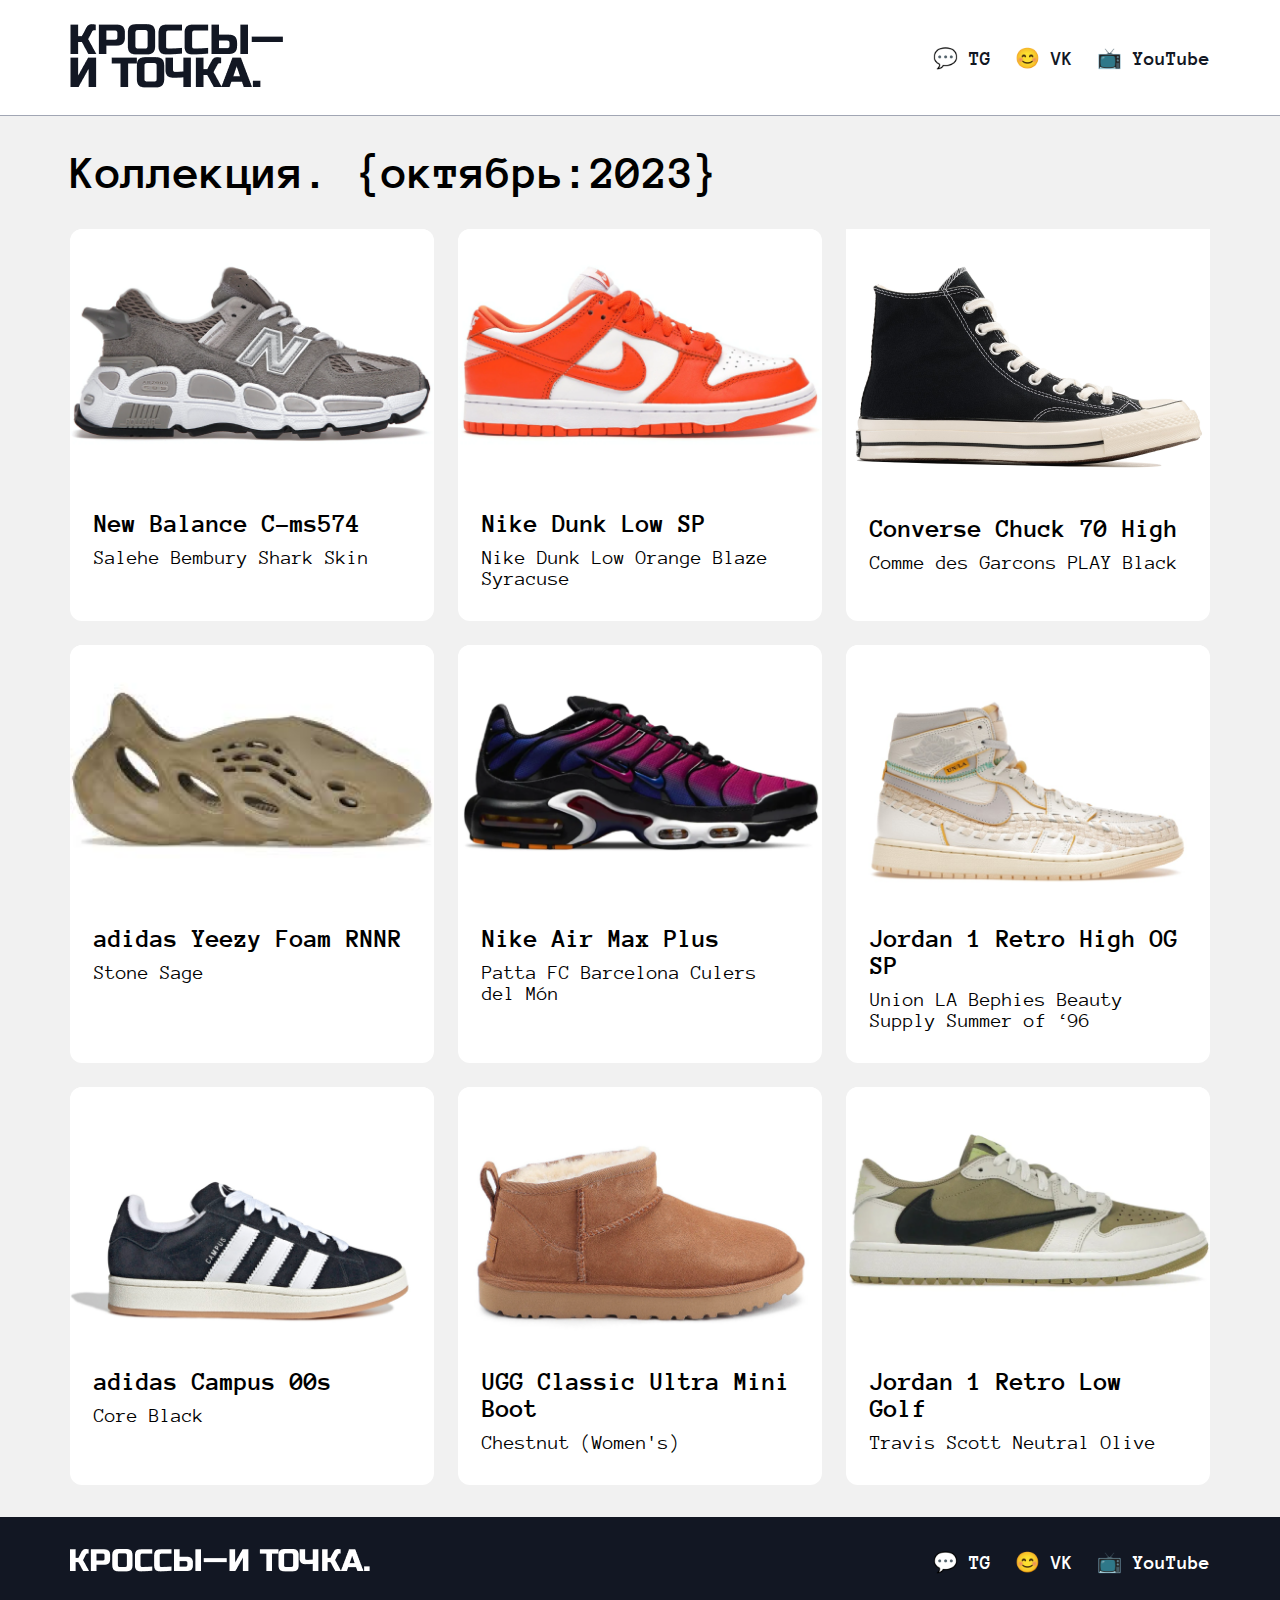
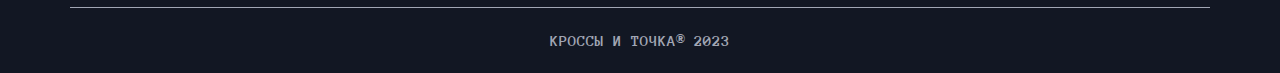
<file: index.html>
<!DOCTYPE html>
<html lang="ru">
<head>
    <meta charset="UTF-8">
    <meta name="viewport" content="width=device-width, initial-scale=1.0">
    <title>Кроссы и точка</title>
    <link href="./style.css" rel="stylesheet" />
</head>
<body>
    <main>
        <header>
            <div class="header-container">
                <a class='logo-link' href='#'>
                    <img alt="Кроссы и точка" src="images/logo.png" />
                </a>
                <nav>
                    <ul class="nav-list">
                        <li class="nav-item">
                            <a href="https://web.telegram.org/a/" class="nav-link">💬 TG</a>
                        </li>
                        <li class="nav-item">
                            <a href="https://vk.com/feed" class="nav-link">😊 VK</a>
                        </li>
                        <li class="nav-item">
                            <a href="https://www.youtube.com/" class="nav-link">📺 YouTube</a>
                        </li>
                    </ul>
                </nav>
            </div>
        </header>

        <div class="content">
            <h1>Коллекция. {октябрь:2023}</h1>
            <div class="sneakers">
                <a href='page1.html'>
                <div class="sneaker">
                    <img alt="New Balance 574 YURT" src="images/New Balance 574 YURT.png" class="sneaker-image" />
                    <div class="sneaker-info">
                        <h3>New Balance C-ms574</h3>
                        <p>Salehe Bembury Shark Skin</p>
                    </div>
                </div>
                </a>
                <a href='page2.html'>
                <div class="sneaker">
                    <img alt="Nike Dunk Low SP" src="images/Nike Dunk Low SP.png" class="sneaker-image" />
                    <div class="sneaker-info">
                        <h3>Nike Dunk Low SP</h3>
                        <p>Nike Dunk Low Orange Blaze Syracuse</p>
                    </div>
                </div>
                </a>
                <a href='page3.html'>
                <div class="sneaker">
                    <img alt="Converse Chuck 70 High" src="images/Converse Chuck 70 High.png" class="sneaker-image" />
                    <div class="sneaker-info">
                        <h3>Converse Chuck 70 High</h3>
                        <p>Comme des Garcons PLAY Black</p>
                    </div>
                </div>
                </a>
                <a href="#">
                <div class="sneaker">
                    <img alt="adidas Yeezy Foam RNNR" src="images/adidas Yeezy Foam RNNR.png" class="sneaker-image" />
                    <div class="sneaker-info">
                        <h3>adidas Yeezy Foam RNNR</h3>
                        <p>Stone Sage</p>
                    </div>
                </div>
                </a>
                <a href="#">
                <div class="sneaker">
                    <img alt="Nike Air Max Plus" src="images/Nike Air Max Plus.png" class="sneaker-image" />
                    <div class="sneaker-info">
                        <h3>Nike Air Max Plus</h3>
                        <p>Patta FC Barcelona Culers del Món</p>
                    </div>
                </div>
                </a>
                <a href="#">   
                <div class="sneaker">
                    <img alt="Jordan 1 Retro High OG SP" src="images/Jordan 1 Retro High OG SP.png" class="sneaker-image" />
                    <div class="sneaker-info">
                        <h3>Jordan 1 Retro High OG SP</h3>
                        <p>Union LA Bephies Beauty Supply Summer of ‘96</p>
                    </div>
                </div>
                </a>
                <a href="#">
                <div class="sneaker">
                    <img alt="adidas Campus 00s" src="images/Adidas Campus 00s.png" class="sneaker-image" />
                    <div class="sneaker-info">
                        <h3>adidas Campus 00s</h3>
                        <p>Core Black</p>
                    </div>
                </div>
                </a>
                <a href="#">
                <div class="sneaker">
                    <img alt="UGG Classic Ultra Mini Boot" src="images/UGG Classic Ultra Mini Boot.png" class="sneaker-image" />
                    <div class="sneaker-info">
                        <h3>UGG Classic Ultra Mini Boot</h3>
                        <p>Chestnut (Women's)</p>
                    </div>
                </div>
                </a>
                <a href="#">
                <div class="sneaker">
                    <img alt="Jordan 1 Retro Low Golf" src="images/Jordan 1 Retro Low Golf.png" class="sneaker-image" />
                    <div class="sneaker-info">
                        <h3>Jordan 1 Retro Low Golf</h3>
                        <p>Travis Scott Neutral Olive</p>
                    </div>
                </div>
                </a>
            </div>
        </div>
        
        <footer>
            <div class="footer-content">
                <a class='footer__logo-link' href='#'>
                    <img alt="Кроссы и точка" src="images/logo-footer.png" class="footer__logo-image" />
                </a>
                <nav>
                    <ul class="nav-list">
                        <li class="nav-item">
                            <a href="https://web.telegram.org/a/" class="nav-link">💬 TG</a>
                        </li>
                        <li class="nav-item">
                            <a href="https://vk.com/feed" class="nav-link">😊 VK</a>
                        </li>
                        <li class="nav-item">
                            <a href="https://www.youtube.com/" class="nav-link">📺 YouTube</a>
                        </li>
                    </ul>
                </nav>
            </div>
            <div class="copyright">
                <p class="copyright-text">КРОССЫ И ТОЧКА® 2023</p>
            </div>
        </footer>
    </main> 
</body>
</html>
</file>
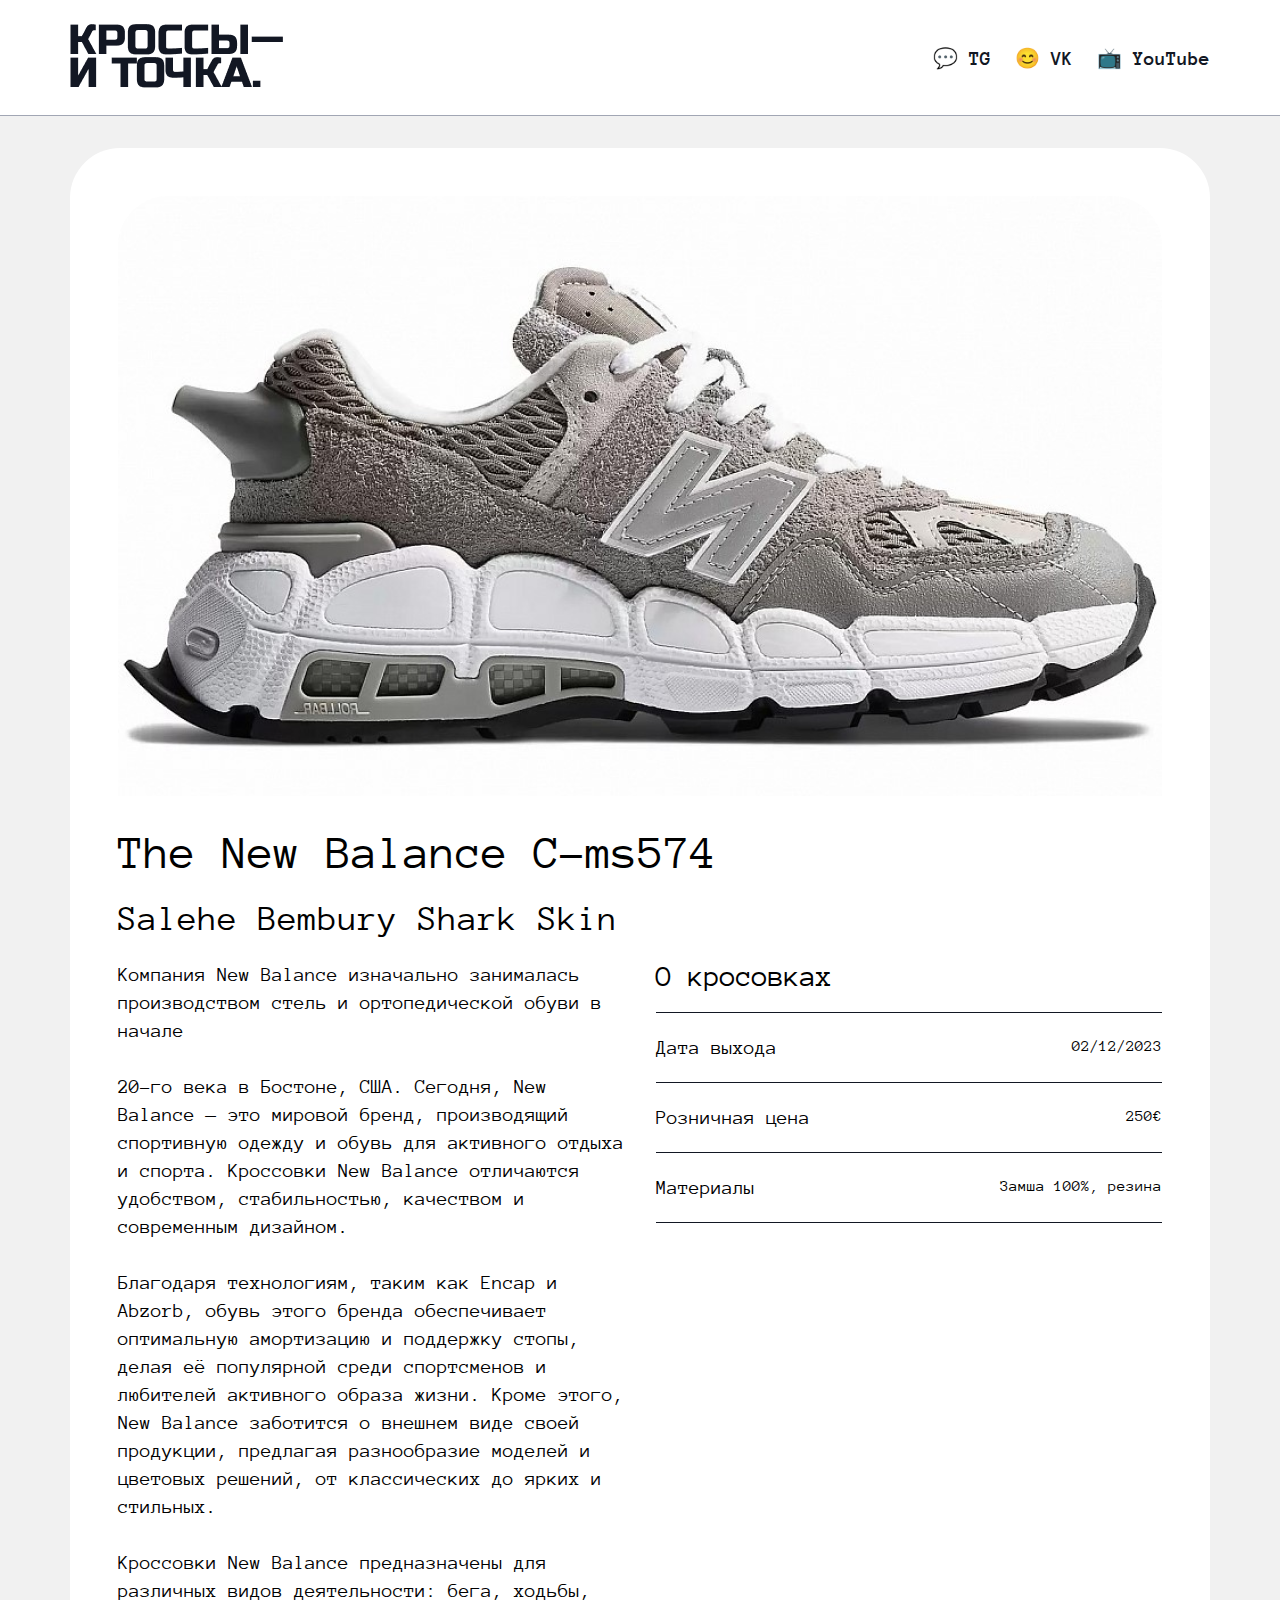
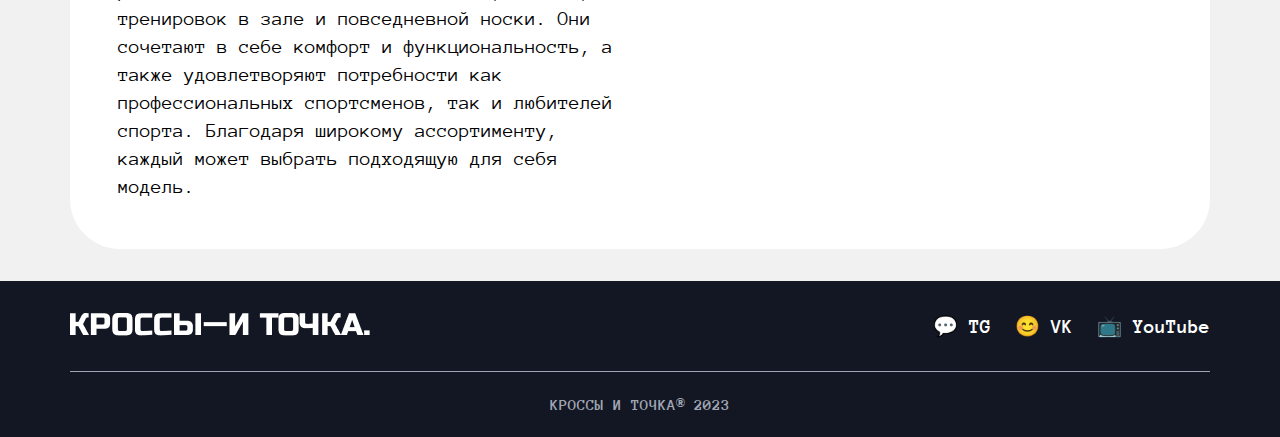
<file: page1.html>
<!DOCTYPE html>
<html lang="ru">
<head>
    <meta charset="UTF-8">
    <meta name="viewport" content="width=device-width, initial-scale=1.0">
    <title>New Balance</title>
    <link rel="stylesheet" href="style.css">
</head>
<body>
    <main>
        <header>
            <div class="header-container">
                <a class='logo-link' href='index.html'>
                    <img alt="Кроссы и точка" src="images/logo.png">
                </a>
                <nav>
                    <ul class="nav-list">
                        <li class="nav-item">
                            <a href="https://web.telegram.org/a/" class="nav-link">💬 TG</a>
                        </li>
                        <li class="nav-item">
                            <a href="https://vk.com/feed" class="nav-link">😊 VK</a>
                        </li>
                        <li class="nav-item">
                            <a href="https://www.youtube.com/" class="nav-link">📺 YouTube</a>
                        </li>
                    </ul>
                </nav>
            </div>
        </header>

        <div class="content">
            <div class="sneaker-big">

                <img src="images/The New Balance C-ms574.png" alt="">

                <div class="sneaker-big__big-info">

                    <h1 class="sneaker-big__title">The New Balance C-ms574</h1>
                    <p class="sneaker-big__subtitle">Salehe Bembury Shark Skin</p>

                    <div class="sneaker-big__additional-info">
                        
                        <p class="sneaker-big__text">Компания New Balance изначально занималась производством стель и ортопедической обуви в начале <br> <br>
                            20-го века в Бостоне, США. Сегодня, New Balance — это мировой бренд, производящий спортивную одежду и обувь для активного отдыха и спорта. Кроссовки New Balance отличаются удобством, стабильностью, качеством и современным дизайном. <br> <br>
                            Благодаря технологиям, таким как Encap и Abzorb, обувь этого бренда обеспечивает оптимальную амортизацию и поддержку стопы, делая её популярной среди спортсменов и любителей активного образа жизни. Кроме этого, New Balance заботится о внешнем виде своей продукции, предлагая разнообразие моделей и цветовых решений, от классических до ярких и стильных.
                            <br> <br>
                            Кроссовки New Balance предназначены для различных видов деятельности: бега, ходьбы, тренировок в зале и повседневной носки. Они сочетают в себе комфорт и функциональность, а также удовлетворяют потребности как профессиональных спортсменов, так и любителей спорта. Благодаря широкому ассортименту, каждый может выбрать подходящую для себя модель.</p>
                            
                        <div class="sneaker-big__parameters">
                            <div class="sneaker-big__parameters-header">
                                <div class="sneaker-big__parameters-title">О кросовках</div>
                                <div class="line"></div>
                            </div>
                            <div class="sneaker-big__parameter">
                                <div class="sneaker-big__parameter-title">Дата выхода</div>
                                <div class="sneaker-big__parameter-value">02/12/2023</div>
                            </div>
                            <div class="line"></div>
                            <div class="sneaker-big__parameter">
                                <div class="sneaker-big__parameter-title">Розничная цена</div>
                                <div class="sneaker-big__parameter-value">250€</div>
                                
                            </div>
                            <div class="line"></div>
                            <div class="sneaker-big__parameter-info sneaker-big__parameter">
                                <div class="sneaker-big__parameter-title">Материалы</div>
                                <div class="sneaker-big__parameter-value">Замша 100%, резина</div>
                            </div>
                            <div class="line"></div>
                        </div>

                    </div>
                </div>
            </div>
        </div>

        <footer>
            <div class="footer-content">
                <a class='footer__logo-link' href='index.html'>
                    <img alt="Кроссы и точка" src="images/logo-footer.png" class="footer__logo-image" />
                </a>
                <nav>
                    <ul class="nav-list">
                        <li class="nav-item">
                            <a href="https://web.telegram.org/a/" class="nav-link">💬 TG</a>
                        </li>
                        <li class="nav-item">
                            <a href="https://vk.com/feed" class="nav-link">😊 VK</a>
                        </li>
                        <li class="nav-item">
                            <a href="https://www.youtube.com/" class="nav-link">📺 YouTube</a>
                        </li>
                    </ul>
                </nav>
            </div>
            <div class="copyright">
                <p class="copyright-text">КРОССЫ И ТОЧКА® 2023</p>
            </div>
        </footer>
    </main>
</body>
</html>
</file>
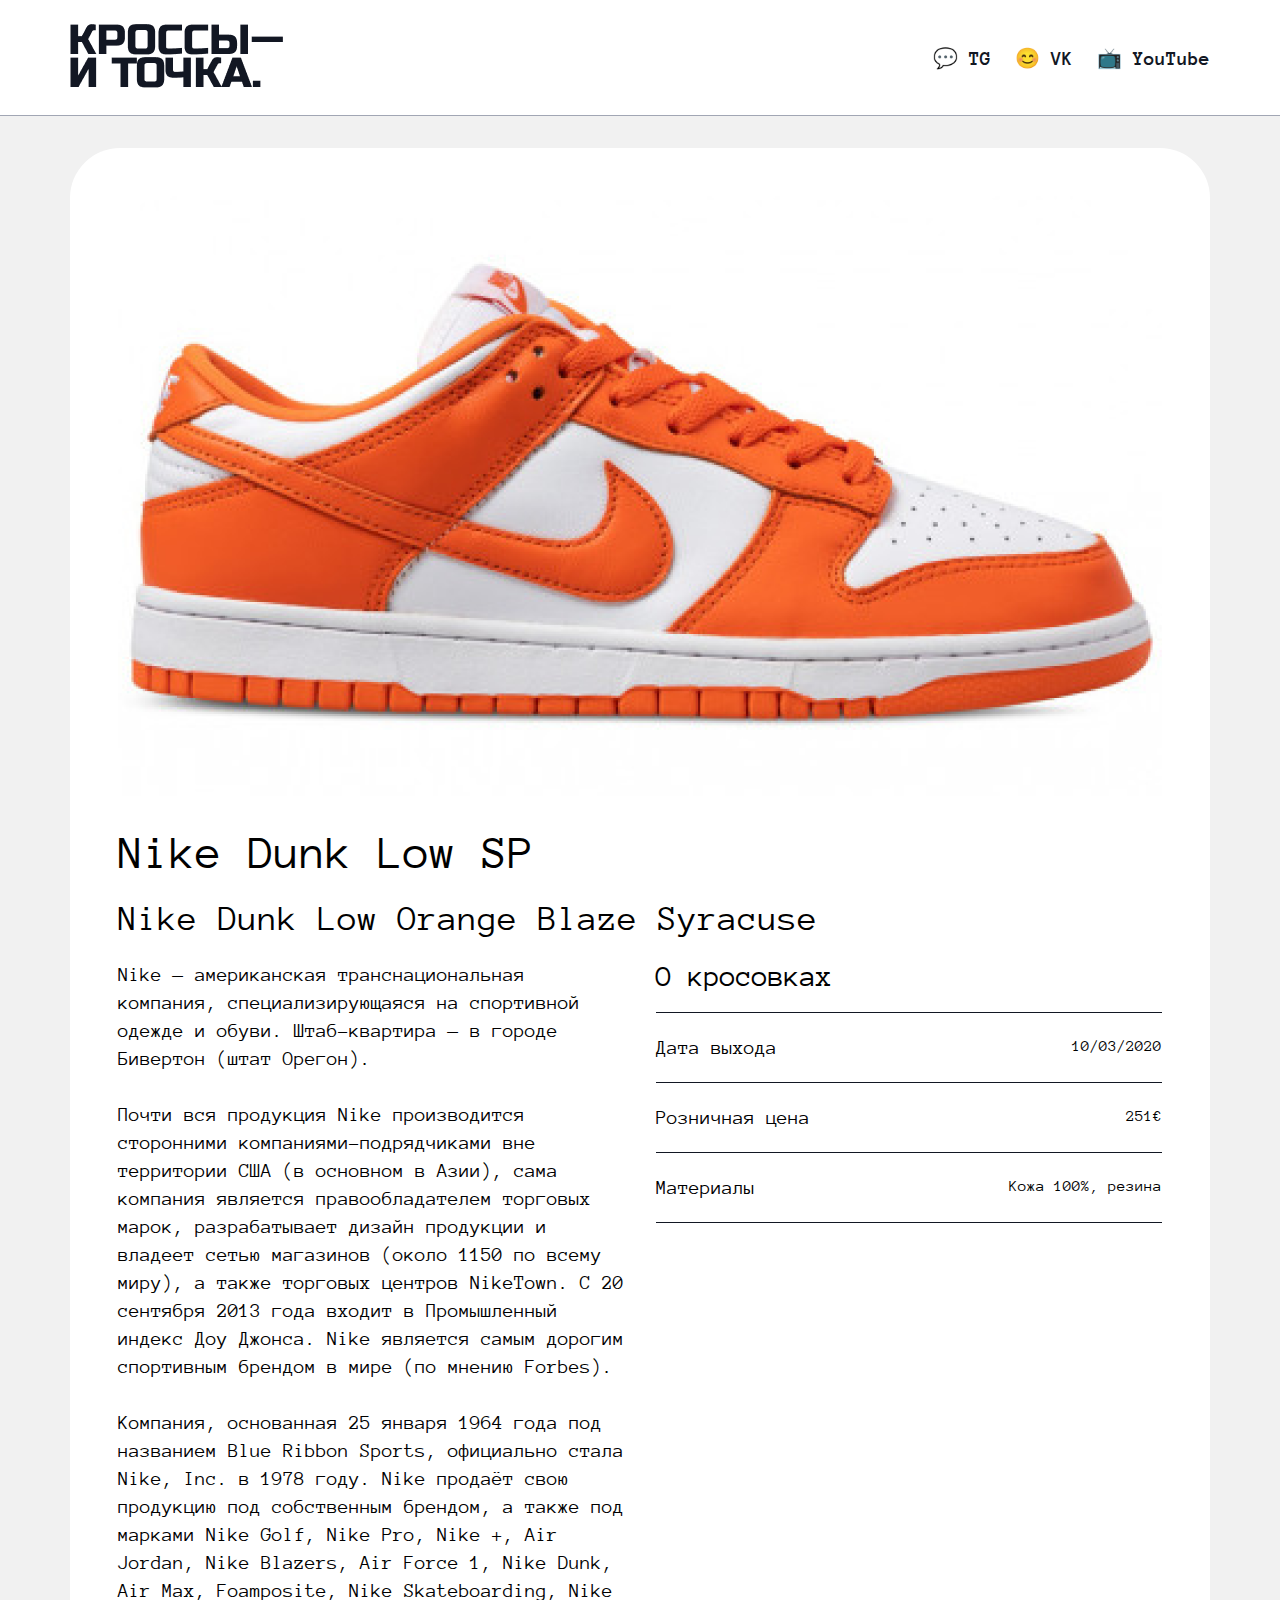
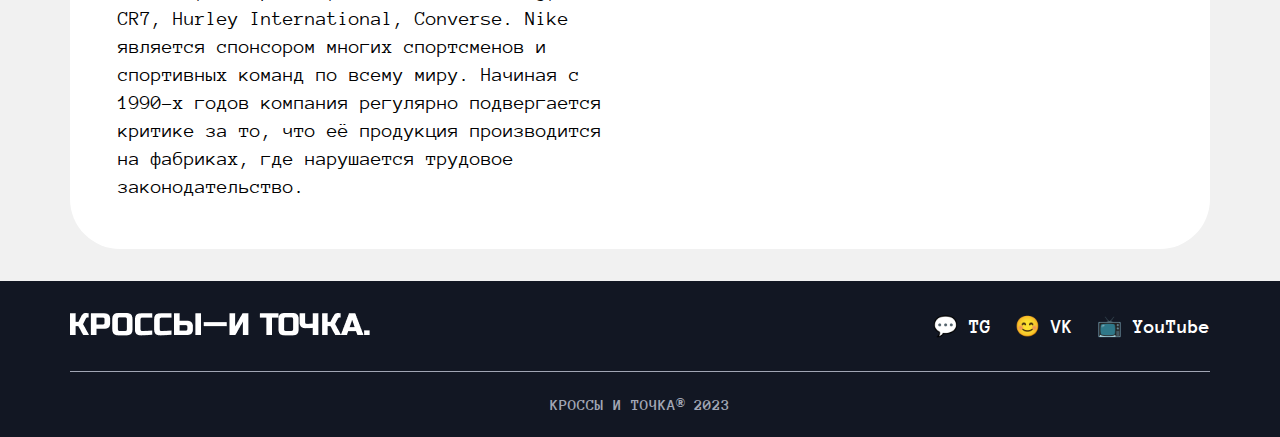
<file: page2.html>
<!DOCTYPE html>
<html lang="ru">
<head>
    <meta charset="UTF-8">
    <meta name="viewport" content="width=device-width, initial-scale=1.0">
    <title>Nike Dunk</title>
    <link rel="stylesheet" href="style.css">
</head>
<body>
    <main>
        <header>
            <div class="header-container">
                <a class='logo-link' href='index.html'>
                    <img alt="Кроссы и точка" src="images/logo.png" />
                </a>
                <nav>
                    <ul class="nav-list">
                        <li class="nav-item">
                            <a href="https://web.telegram.org/a/" class="nav-link">💬 TG</a>
                        </li>
                        <li class="nav-item">
                            <a href="https://vk.com/feed" class="nav-link">😊 VK</a>
                        </li>
                        <li class="nav-item">
                            <a href="https://www.youtube.com/" class="nav-link">📺 YouTube</a>
                        </li>
                    </ul>
                </nav>
            </div>
        </header>

        <div class="content">
            <div class="sneaker-big">

                <img src="images/Nike Dunk Low Sp (big picture).png" alt="">

                <div class="sneaker-big__big-info">

                    <h1 class="sneaker-big__title">Nike Dunk Low SP</h1>
                    <p class="sneaker-big__subtitle">Nike Dunk Low Orange Blaze Syracuse</p>

                    <div class="sneaker-big__additional-info">
                        
                        <p class="sneaker-big__text">Nike — американская транснациональная компания, специализирующаяся на спортивной одежде и обуви. Штаб-квартира — в городе Бивертон (штат Орегон). <br> <br>

                            Почти вся продукция Nike производится сторонними компаниями-подрядчиками вне территории США (в основном в Азии), сама компания является правообладателем торговых марок, разрабатывает дизайн продукции и владеет сетью магазинов (около 1150 по всему миру), а также торговых центров NikeTown. С 20 сентября 2013 года входит в Промышленный индекс Доу Джонса. Nike является самым дорогим спортивным брендом в мире (по мнению Forbes). <br> <br>
                            
                            Компания, основанная 25 января 1964 года под названием Blue Ribbon Sports, официально стала Nike, Inc. в 1978 году. Nike продаёт свою продукцию под собственным брендом, а также под марками Nike Golf, Nike Pro, Nike +, Air Jordan, Nike Blazers, Air Force 1, Nike Dunk, Air Max, Foamposite, Nike Skateboarding, Nike CR7, Hurley International, Converse. Nike является спонсором многих спортсменов и спортивных команд по всему миру. Начиная с 1990-х годов компания регулярно подвергается критике за то, что её продукция производится на фабриках, где нарушается трудовое законодательство.</p>
                            
                        <div class="sneaker-big__parameters">
                            <div class="sneaker-big__parameters-header">
                                <div class="sneaker-big__parameters-title">О кросовках</div>
                                <div class="line"></div>
                            </div>
                            <div class="sneaker-big__parameter">
                                <div class="sneaker-big__parameter-title">Дата выхода</div>
                                <div class="sneaker-big__parameter-value">10/03/2020</div>
                            </div>
                            <div class="line"></div>
                            <div class="sneaker-big__parameter">
                                <div class="sneaker-big__parameter-title">Розничная цена</div>
                                <div class="sneaker-big__parameter-value">251€</div>
                                
                            </div>
                            <div class="line"></div>
                            <div class="sneaker-big__parameter-info sneaker-big__parameter">
                                <div class="sneaker-big__parameter-title">Материалы</div>
                                <div class="sneaker-big__parameter-value">Кожа 100%, резина</div>
                            </div>
                            <div class="line"></div>
                        </div>

                    </div>
                </div>
            </div>
        </div>

        <footer>
            <div class="footer-content">
                <a class='footer__logo-link' href='index.html'>
                    <img alt="Кроссы и точка" src="images/logo-footer.png" class="footer__logo-image" />
                </a>
                <nav>
                    <ul class="nav-list">
                        <li class="nav-item">
                            <a href="/" class="nav-link">💬 TG</a>
                        </li>
                        <li class="nav-item">
                            <a href="/" class="nav-link">😊 VK</a>
                        </li>
                        <li class="nav-item">
                            <a href="/" class="nav-link">📺 YouTube</a>
                        </li>
                    </ul>
                </nav>
            </div>
            <div class="copyright">
                <p class="copyright-text">КРОССЫ И ТОЧКА® 2023</p>
            </div>
        </footer>
    </main>
</body>
</html>
</file>
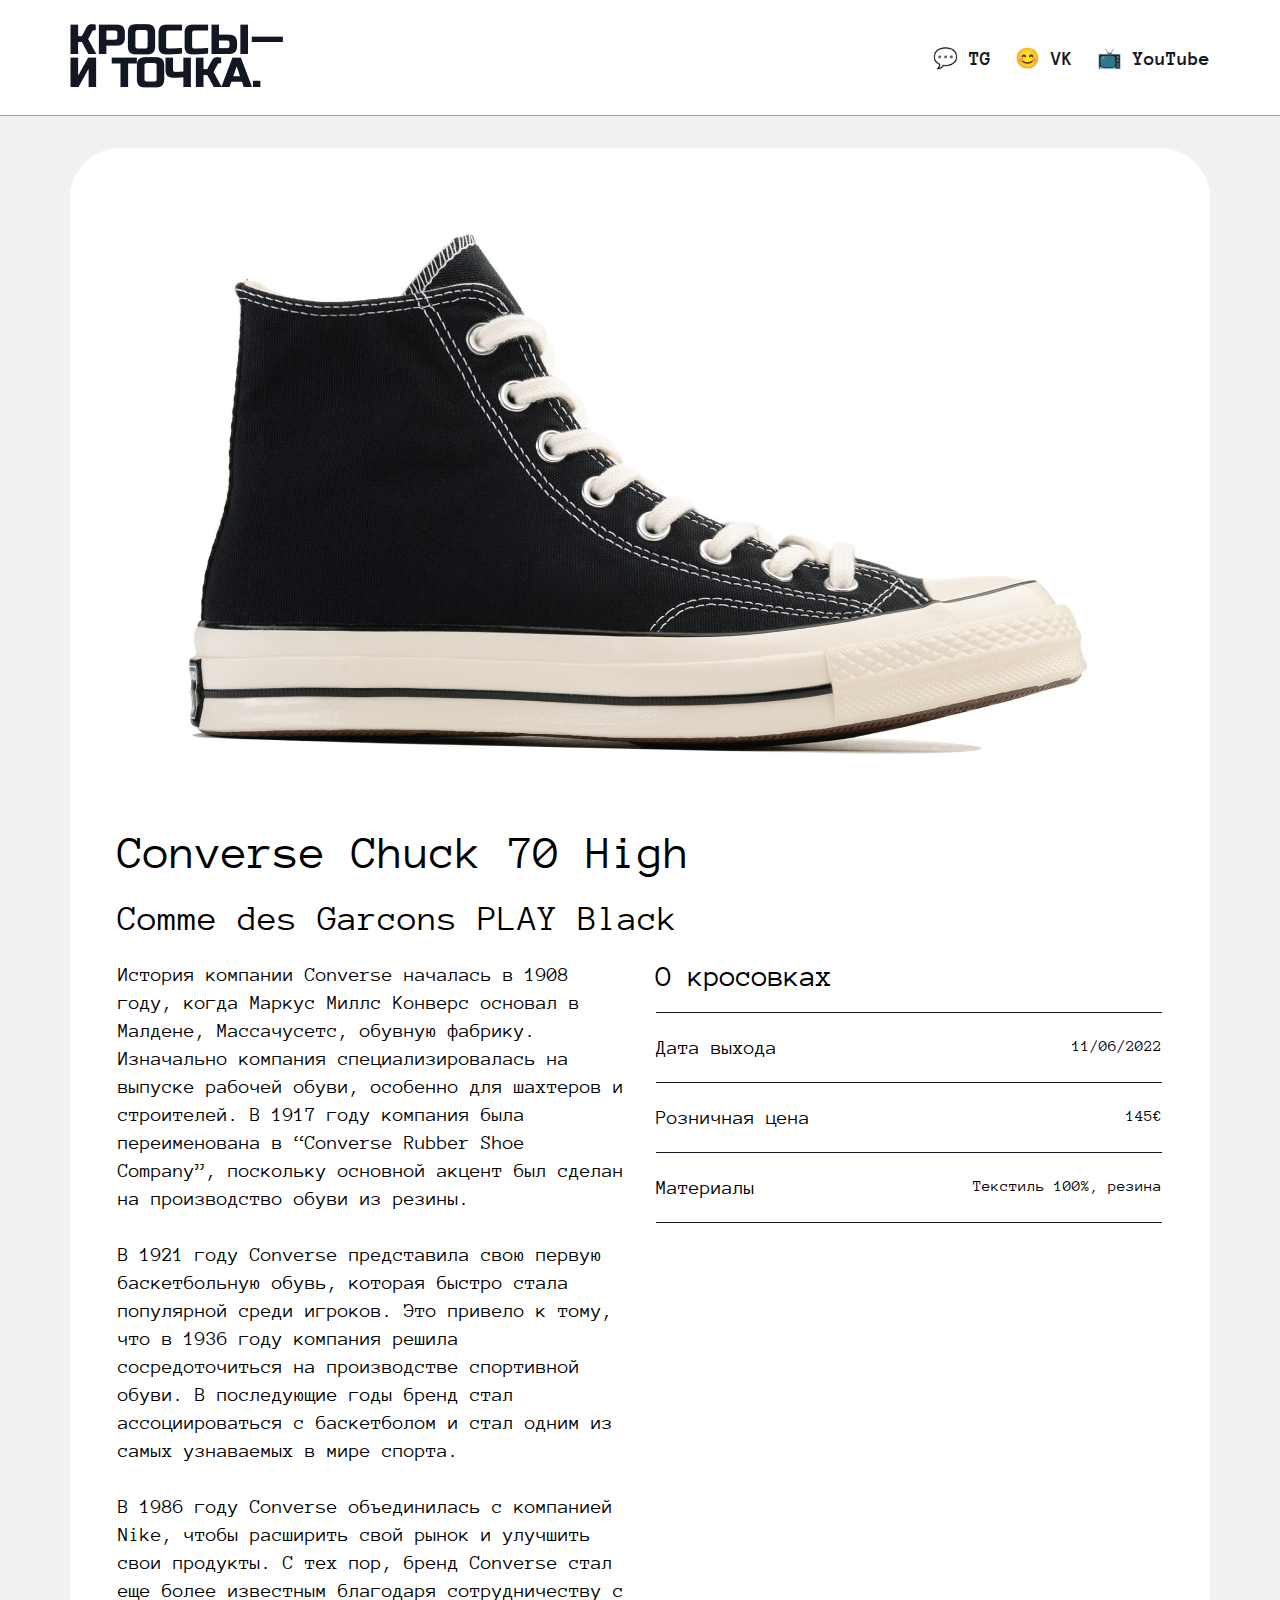
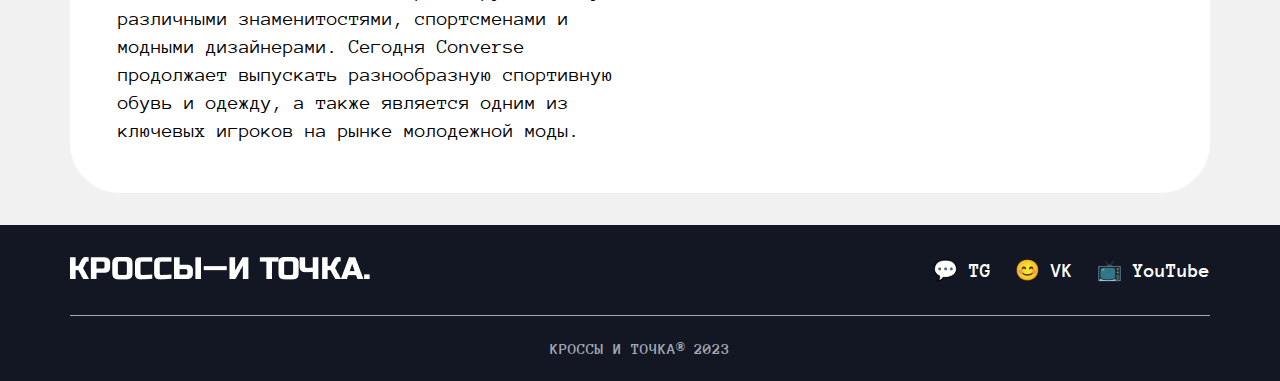
<file: page3.html>
<!DOCTYPE html>
<html lang="ru">
<head>
    <meta charset="UTF-8">
    <meta name="viewport" content="width=device-width, initial-scale=1.0">
    <title>Converse Chunk</title>
    <link rel="stylesheet" href="style.css">
</head>
<body>
    <main>
        <header>
            <div class="header-container">
                <a class='logo-link' href='index.html'>
                    <img alt="Кроссы и точка" src="images/logo.png" />
                </a>
                <nav>
                    <ul class="nav-list">
                        <li class="nav-item">
                            <a href="https://web.telegram.org/a/" class="nav-link">💬 TG</a>
                        </li>
                        <li class="nav-item">
                            <a href="https://vk.com/feed" class="nav-link">😊 VK</a>
                        </li>
                        <li class="nav-item">
                            <a href="https://www.youtube.com/" class="nav-link">📺 YouTube</a>
                        </li>
                    </ul>
                </nav>
            </div>
        </header>

        <div class="content">
            <div class="sneaker-big">

                <img src="images/Converse Chuck 70 High (big picture).png" alt="Converse Chuck 70 High">

                <div class="sneaker-big__big-info">

                    <h1 class="sneaker-big__title">Converse Chuck 70 High</h1>
                    <p class="sneaker-big__subtitle">Comme des Garcons PLAY Black</p>

                    <div class="sneaker-big__additional-info">
                        
                        <p class="sneaker-big__text">История компании Converse началась в 1908 году, когда Маркус Миллс Конверс основал в Малдене, Массачусетс, обувную фабрику. Изначально компания специализировалась на выпуске рабочей обуви, особенно для шахтеров и строителей. В 1917 году компания была переименована в “Converse Rubber Shoe Company”, поскольку основной акцент был сделан на производство обуви из резины. <br> <br>

                            В 1921 году Converse представила свою первую баскетбольную обувь, которая быстро стала популярной среди игроков. Это привело к тому, что в 1936 году компания решила сосредоточиться на производстве спортивной обуви. В последующие годы бренд стал ассоциироваться с баскетболом и стал одним из самых узнаваемых в мире спорта. <br> <br>
                            
                            В 1986 году Converse объединилась с компанией Nike, чтобы расширить свой рынок и улучшить свои продукты. С тех пор, бренд Converse стал еще более известным благодаря сотрудничеству с различными знаменитостями, спортсменами и модными дизайнерами. Сегодня Converse продолжает выпускать разнообразную спортивную обувь и одежду, а также является одним из ключевых игроков на рынке молодежной моды.</p>
                            
                        <div class="sneaker-big__parameters">
                            <div class="sneaker-big__parameters-header">
                                <div class="sneaker-big__parameters-title">О кросовках</div>
                                <div class="line"></div>
                            </div>
                            <div class="sneaker-big__parameter">
                                <div class="sneaker-big__parameter-title">Дата выхода</div>
                                <div class="sneaker-big__parameter-value">11/06/2022</div>
                            </div>
                            <div class="line"></div>
                            <div class="sneaker-big__parameter">
                                <div class="sneaker-big__parameter-title">Розничная цена</div>
                                <div class="sneaker-big__parameter-value">145€</div>
                                
                            </div>
                            <div class="line"></div>
                            <div class="sneaker-big__parameter-info sneaker-big__parameter">
                                <div class="sneaker-big__parameter-title">Материалы</div>
                                <div class="sneaker-big__parameter-value">Текстиль 100%, резина</div>
                            </div>
                            <div class="line"></div>
                        </div>

                    </div>
                </div>
            </div>
        </div>

        <footer>
            <div class="footer-content">
                <a class='footer__logo-link' href='index.html'>
                    <img alt="Кроссы и точка" src="images/logo-footer.png" class="footer__logo-image" />
                </a>
                <nav>
                    <ul class="nav-list">
                        <li class="nav-item">
                            <a href="https://web.telegram.org/a/" class="nav-link">💬 TG</a>
                        </li>
                        <li class="nav-item">
                            <a href="https://vk.com/feed" class="nav-link">😊 VK</a>
                        </li>
                        <li class="nav-item">
                            <a href="https://www.youtube.com/" class="nav-link">📺 YouTube</a>
                        </li>
                    </ul>
                </nav>
            </div>
            <div class="copyright">
                <p class="copyright-text">КРОССЫ И ТОЧКА® 2023</p>
            </div>
        </footer>
    </main>
</body>
</html>
</file>
<file: style.css>
@font-face {
    font-family: "Anonymous Pro";
    src: url(fonts/AnonymousPro-Regular.ttf);
    font-weight: 400;
    font-style: normal;
    display: swap;
}

@font-face {
    font-family: "Anonymous Pro";
    src: url(fonts/AnonymousPro-Bold.ttf);
    font-weight: 700;
    font-style: normal;
    display: swap;
}

* {
    box-sizing: border-box;
}


body,h1,h2,h3,p,ul,li {
    margin: 0;
}
ul {
    list-style: none;
    padding: 0;
}
a {
    text-decoration: none;
}


body {
    font-family: "Anonymous Pro", sans-serif;
}


main {
    display: flex;
    flex-direction: column;
    align-items: center;
    background: #F1F1F1;
}


header {
    display: flex;
    flex-direction: row;
    align-items: center;
    justify-content: center;
    width: 100%;
    border-bottom: 1px solid #A1A6B4;
    background: white;
}

.header-container {
    display: flex;
    justify-content: space-between;
    width: 100%;
    max-width: 1140px;
    margin: 24px 0 24px;
}

.logo-link {
    max-width: 215px;
}


nav {
    display: flex;
}

.nav-list {
    display: flex;
    align-items: center;
    width: 100%;
    gap: 24px;
}

.nav-item {
    display: inline;
}

.nav-link {
    color: #121723;
    font-size: 20px;
    font-weight: 700;
}

.content {
    margin: 32px 0;
    max-width: 1140px;
}

h1 {
    font-size: 48px;
}


.sneakers {
    display: flex;
    flex-wrap: wrap;
    gap: 24px;
    margin: 32px 0 0;
}


.sneaker {
    display: flex;
    flex-direction: column;
    align-items: center;
    max-width: 364px;
    height: 100%;
    border-radius: 12px;
    background: white;
}

.sneaker-image {
    width: 100%;
}

.sneaker-info {
    display: flex;
    flex-direction: column;
    align-items: flex-start;
    gap: 10px;
    width: 100%;
    padding: 32px 24px;
}

h3 {
    font-size: 26px;
}

p {
    font-size: 20px;
}

footer {
    width: 100%;
    display: flex;
    flex-direction: column;
    align-items: center;
    background: #121723;
}


.footer-content {
    display: flex;
    justify-content: space-between;
    width: 100%;
    max-width: 1140px;
    margin: 32px 0;
}

.footer__logo-link {
    max-width: 300px;
    width: 100%;
}

footer .nav-link {
    color: white;
}

.copyright {
    display: flex;
    align-items: center;
    justify-content: center;
    width: 100%;
    max-width: 1140px;
    border-top: 1px solid #A1A6B4;
}

.copyright-text {
    color: #A1A6B4;
    font-size: 16px;
    font-weight: 700;
    margin: 24px 0;
}


.sneaker {
    transition: box-shadow ease-in-out 200ms;
    animation-name: undrop;
    animation-duration: 200ms;
    transform: translateY(0px);
}

.sneaker:hover {
    box-shadow: 0px 4px 4px 0px rgba(0, 0, 0, 0.25);
    animation-name: drop;
    animation-duration: 200ms;
    transform: translateY(-10px);
}

@keyframes undrop {
    from {
        transform: translateY(-10px);
    }
    to {
        transform: translateY(0px);
    }
}

@keyframes drop {
    from {
        transform: translateY(0px);
    }
    to {
        transform: translateY(-10px);
    }
}

a {
    margin: 0px;
    padding: 0px;
    color: black;
}

.sneaker-big { 
    display: flex;
    flex-direction: column;
    width: 100%;
    background-color: white;
    border-radius: 50px;
    height: auto;
    padding: 48px;
    gap: 32px;
}

.sneaker-big__big-info { 
    display: flex;
    flex-direction: column;
    align-items: flex-start;
    gap: 24px;
    align-self: stretch;
}

.sneaker-big__title { 
    font-size: 48px;
    font-weight: 400;
}

.sneaker-big__subtitle {
    font-size: 36px;
    font-weight: 400;
    line-height: 100%;
}

.sneaker-big__additional-info { 
    display: flex; 
    gap: 32px;
    width: 100%;
}

.sneaker-big__text { 
    max-width: 506px;
    height: auto;
    font-size: 20px;
    font-style: normal;
    font-weight: 400;
    line-height: 28px;
}

.line {
    height: 1px;
    align-self: stretch;
    background: var(--black, #121723);
}

.sneaker-big__parameters { 
    display: flex;
    flex-direction: column;
    gap: 24px;
    width: 100%;
} 

.sneaker-big__parameters-header {
    display: flex;
    flex-direction: column;
    gap: 20px;
    width: 100%;
}

.sneaker-big__parameters-title  {
    font-size: 30px;
    font-style: normal;
    font-weight: 400;
    line-height: normal;
}

.sneaker-big__parameter-title  {
    font-size: 20px;
    font-style: normal;
    font-weight: 400;
    line-height: normal;
}

.sneaker-big__parameter {
    display: flex;
    justify-content: space-between;
    gap: 60px;
}

@media screen and (max-width: 1140px) {

    header {
        padding-left: 16px;
        padding-right: 16px;
    }

    .header-container {
        flex-direction: column;
        gap: 25px;
        align-items: center;
    }

    main {
        min-width: 343px;
    }

    .content {
        width: 100%;
        max-width: 343px;
        padding: 0px 16px;
    }
    
    .content h1 {
        font-size: 32px;
    }

    .sneakers {
        flex-direction: column;
        align-items: center;
    }

    .sneakers h3 {
        font-size: 26px;
    }

    .sneakers p {
        font-size: 20px;
    }

    .footer-content {
        flex-direction: column;
        gap: 25px;
        align-items: center;
        font-size: 16px;
    }

    footer {
        padding-left: 16px;
        padding-right: 16px;
    }



    .sneaker-big {
        border-radius: 12px;
        padding: 24px;
    }

    .sneaker-big__title {
        font-size: 32px;
    }

    .sneaker-big__subtitle {
        font-size: 19px;

    }

    .sneaker-big__text {
        font-size: 16px;
    }

    .sneaker-big__additional-info {
        flex-direction: column;
    }
}
</file>
